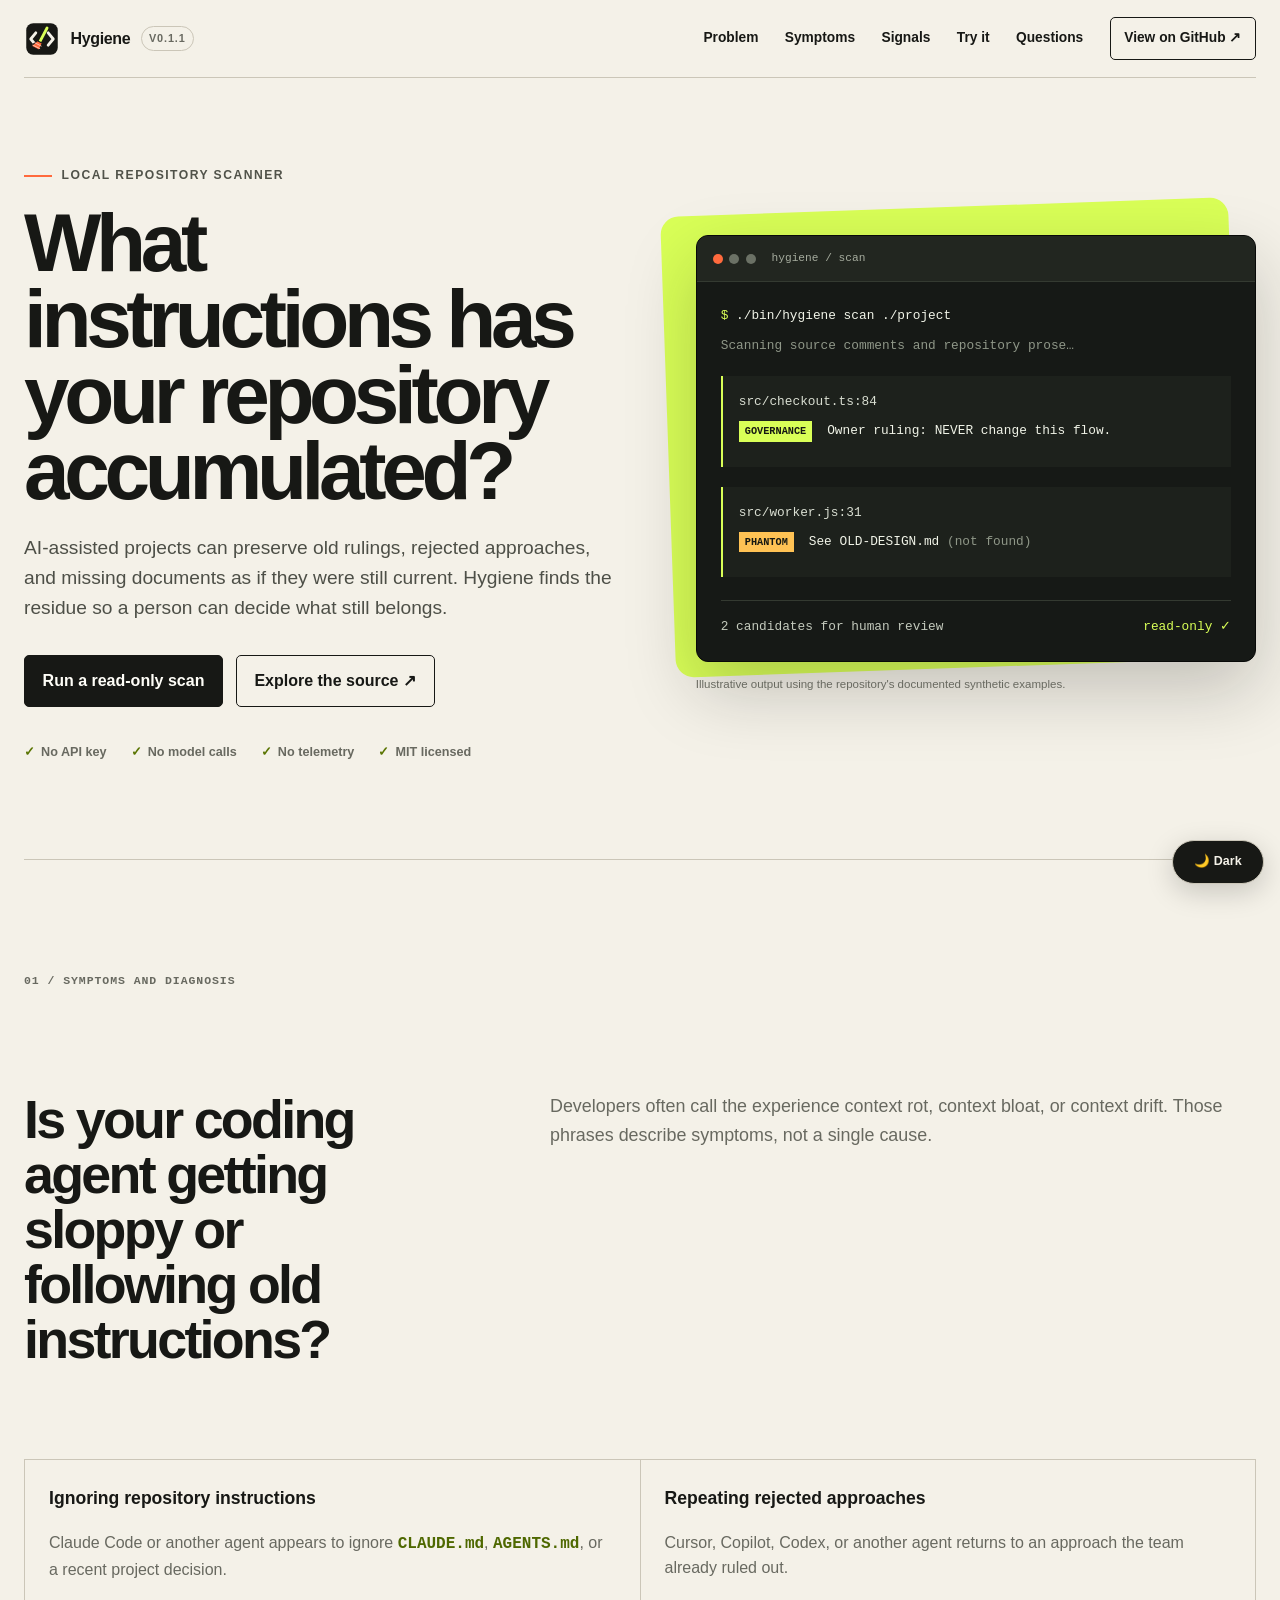
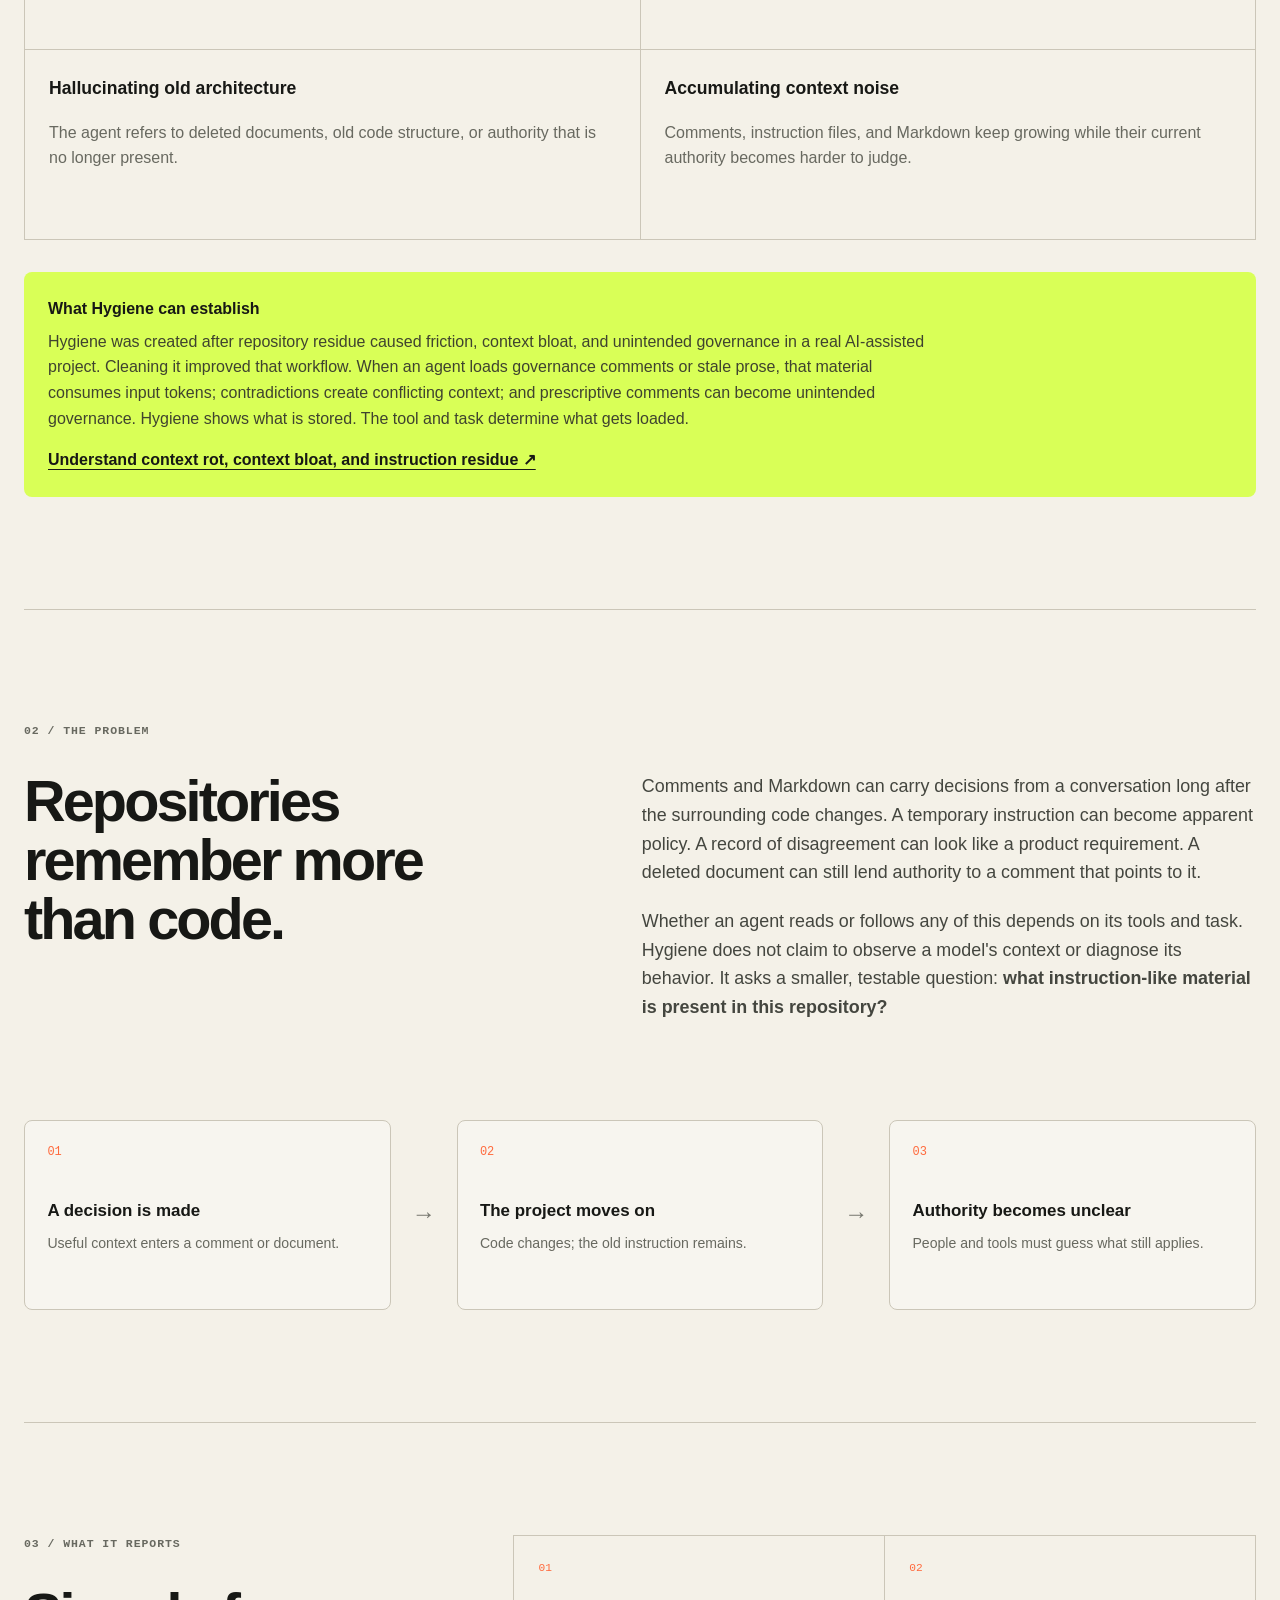
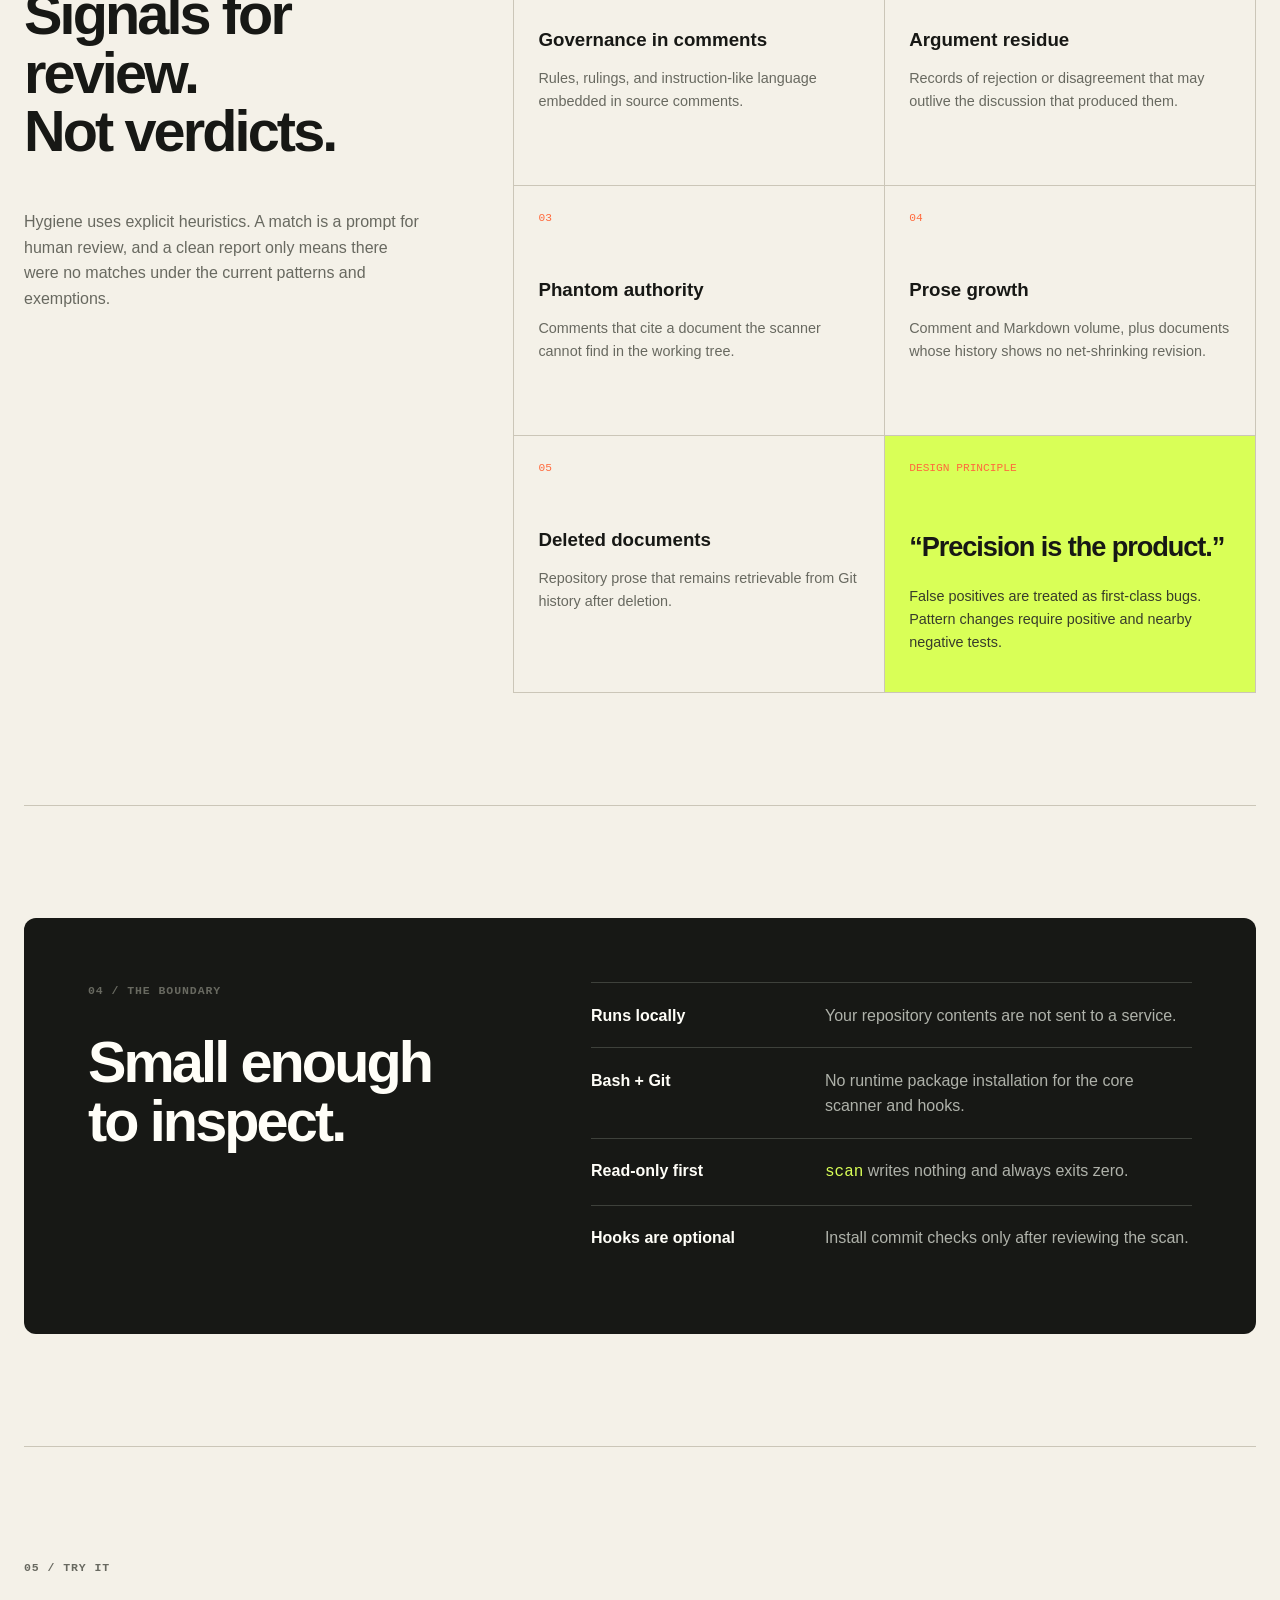
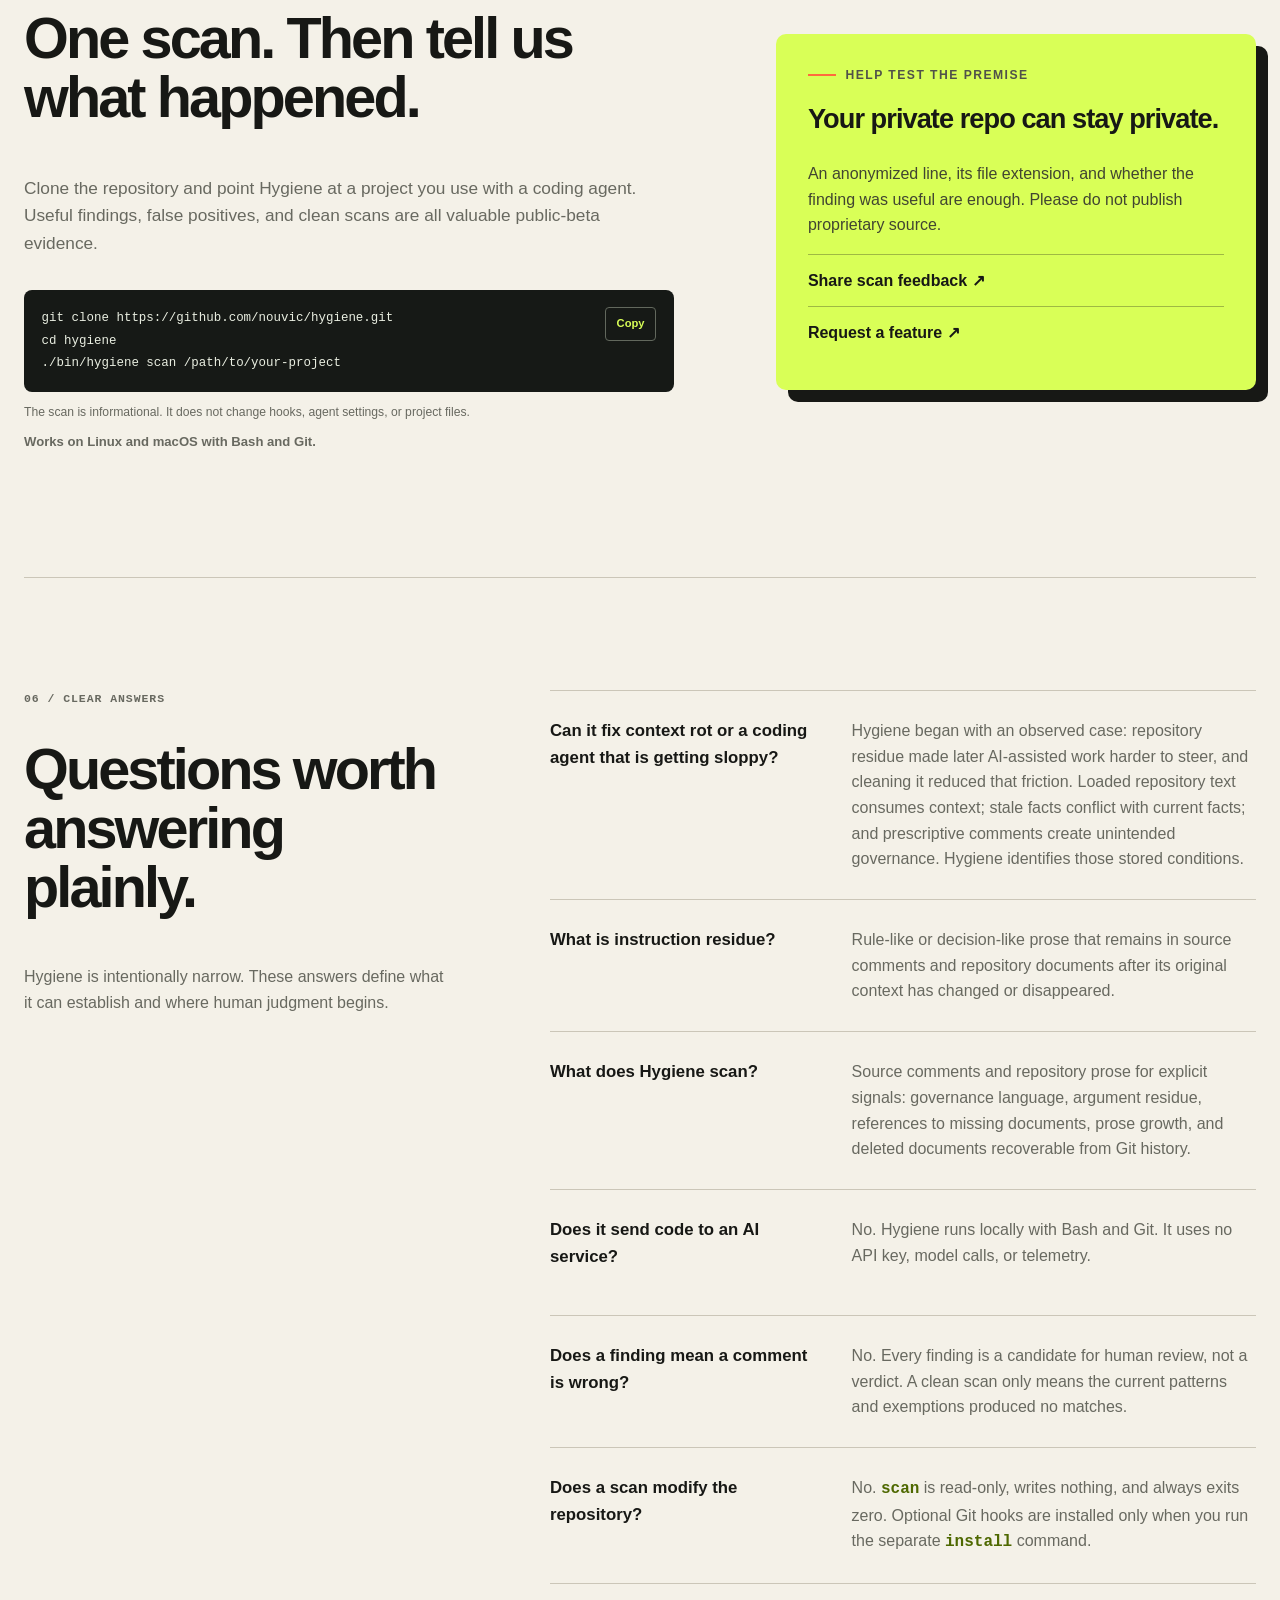
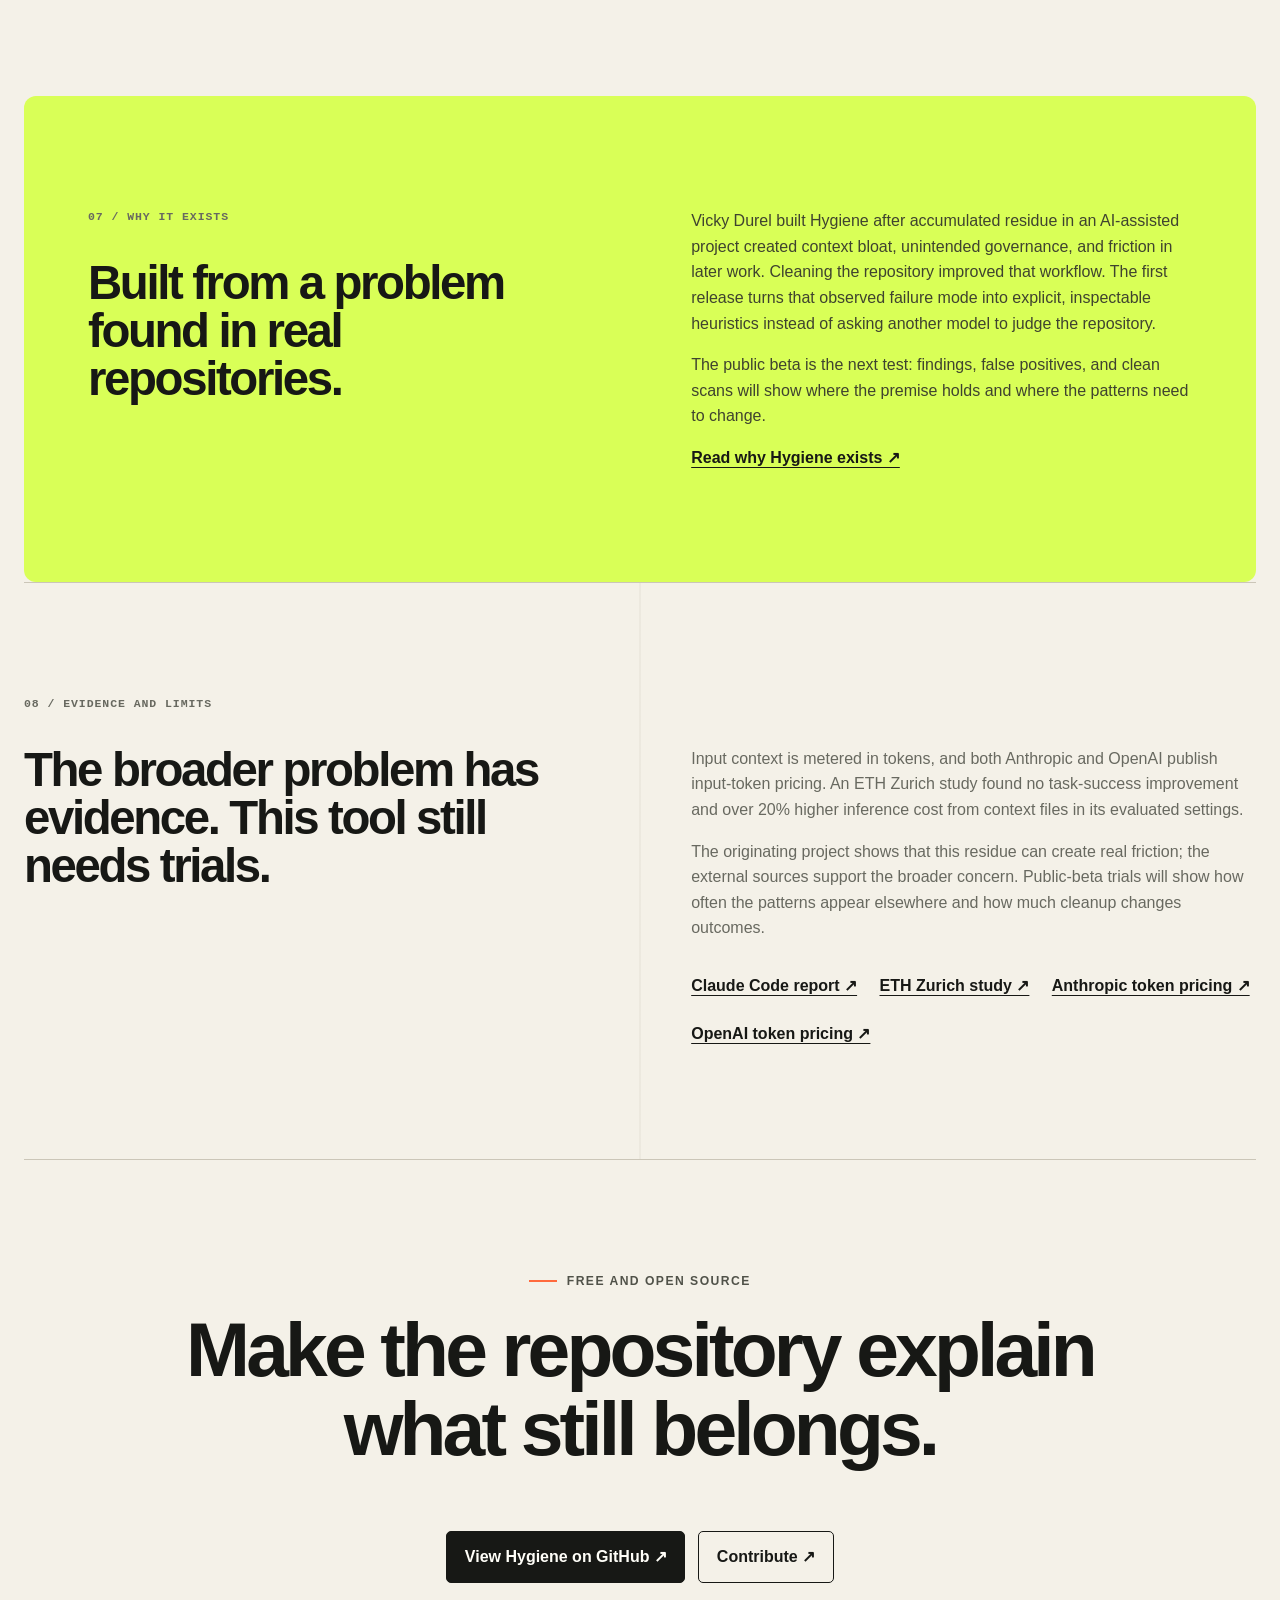
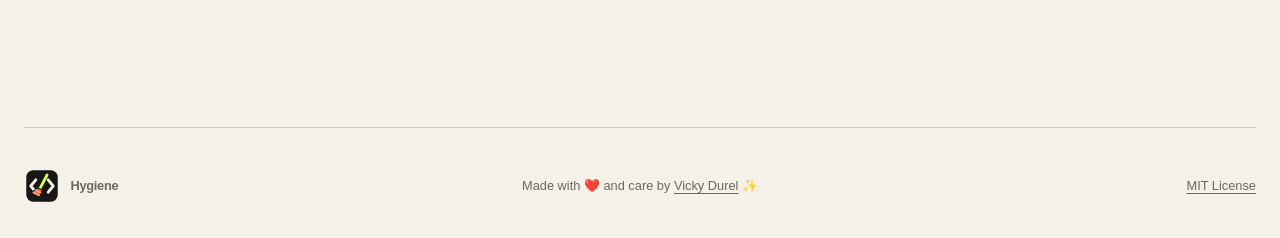
<file: index.html>
<!doctype html>
<html lang="en">
<head>
  <meta charset="utf-8">
  <meta name="viewport" content="width=device-width, initial-scale=1">
  <title>Hygiene: Find Stale Instructions in AI-Assisted Repositories</title>
  <meta name="description" content="Check whether stale repository instructions, missing documents, or growing prose may be contributing to AI coding context bloat or context rot.">
  <meta name="author" content="Vicky Durel">
  <meta name="robots" content="index, follow, max-image-preview:large, max-snippet:-1, max-video-preview:-1">
  <meta name="theme-color" content="#171815">
  <meta name="color-scheme" content="light dark">
  <script>
    try {
      const savedTheme = localStorage.getItem('hygiene-theme');
      const preferredTheme = matchMedia('(prefers-color-scheme: dark)').matches ? 'dark' : 'light';
      document.documentElement.dataset.theme = savedTheme || preferredTheme;
    } catch (_) {}
  </script>
  <meta property="og:title" content="Hygiene: Find Stale Instructions in AI-Assisted Repositories">
  <meta property="og:description" content="A free, local scanner for instruction residue in source comments and repository prose. No API keys, model calls, or telemetry.">
  <meta property="og:type" content="website">
  <meta property="og:url" content="https://nouvic.github.io/hygiene/">
  <meta property="og:site_name" content="Hygiene">
  <meta property="og:locale" content="en_US">
  <meta property="og:image" content="https://nouvic.github.io/hygiene/og-image.png">
  <meta property="og:image:secure_url" content="https://nouvic.github.io/hygiene/og-image.png">
  <meta property="og:image:type" content="image/png">
  <meta property="og:image:width" content="1200">
  <meta property="og:image:height" content="630">
  <meta property="og:image:alt" content="Hygiene — Find stale instructions and argument residue in AI-assisted repositories">
  <meta name="twitter:card" content="summary_large_image">
  <meta name="twitter:creator" content="@vicky_durel">
  <meta name="twitter:title" content="Hygiene: Find Stale Instructions in AI-Assisted Repositories">
  <meta name="twitter:description" content="A free, local scanner for instruction residue in source comments and repository prose.">
  <meta name="twitter:image" content="https://nouvic.github.io/hygiene/og-image.png">
  <meta name="twitter:image:alt" content="Hygiene — Find stale instructions and argument residue in AI-assisted repositories">
  <link rel="canonical" href="https://nouvic.github.io/hygiene/">
  <link rel="icon" href="favicon.svg" type="image/svg+xml">
  <link rel="icon" href="favicon-32.png" sizes="32x32" type="image/png">
  <link rel="apple-touch-icon" href="apple-touch-icon.png">
  <link rel="manifest" href="manifest.webmanifest">
  <link rel="stylesheet" href="styles.css">
  <script type="application/ld+json">
  {
    "@context": "https://schema.org",
    "@graph": [{
    "@type": "SoftwareApplication",
    "@id": "https://nouvic.github.io/hygiene/#software",
    "name": "Hygiene",
    "url": "https://nouvic.github.io/hygiene/",
    "downloadUrl": "https://github.com/nouvic/hygiene",
    "codeRepository": "https://github.com/nouvic/hygiene",
    "description": "A local scanner for stale instructions and argument residue in AI-assisted repositories.",
    "applicationCategory": "DeveloperApplication",
    "softwareVersion": "0.1.1",
    "programmingLanguage": "Shell",
    "operatingSystem": "Linux, macOS",
    "softwareRequirements": "Bash and Git",
    "license": "https://opensource.org/licenses/MIT",
    "isAccessibleForFree": true,
    "offers": {
      "@type": "Offer",
      "price": "0",
      "priceCurrency": "USD"
    },
    "author": {
      "@type": "Person",
      "name": "Vicky Durel",
      "url": "https://vickydurel.me/",
      "sameAs": [
        "https://github.com/nouvic",
        "https://x.com/vicky_durel",
        "https://www.linkedin.com/in/vicky-durel/"
      ]
    }
    }, {
      "@type": "FAQPage",
      "@id": "https://nouvic.github.io/hygiene/#faq",
      "mainEntity": [{
        "@type": "Question",
        "name": "What is instruction residue in a repository?",
        "acceptedAnswer": {
          "@type": "Answer",
          "text": "Instruction residue is rule-like or decision-like prose that remains in source comments and repository documents after its original context has changed or disappeared."
        }
      }, {
        "@type": "Question",
        "name": "Can Hygiene fix context rot or an AI coding agent that is getting sloppy?",
        "acceptedAnswer": {
          "@type": "Answer",
          "text": "Hygiene was created after repository residue caused friction, context bloat, and unintended governance in a real AI-assisted project. When an agent loads governance comments or stale prose, that material consumes input tokens; contradictions create conflicting context; and prescriptive comments can become unintended governance."
        }
      }, {
        "@type": "Question",
        "name": "What does Hygiene scan?",
        "acceptedAnswer": {
          "@type": "Answer",
          "text": "Hygiene scans source comments and repository prose for explicit signals such as governance language, argument residue, references to missing documents, prose growth, and deleted documents recoverable from Git history."
        }
      }, {
        "@type": "Question",
        "name": "Does Hygiene send code to an AI service?",
        "acceptedAnswer": {
          "@type": "Answer",
          "text": "No. Hygiene runs locally with Bash and Git. It uses no API key, model calls, or telemetry."
        }
      }, {
        "@type": "Question",
        "name": "Does a Hygiene finding mean a comment is wrong?",
        "acceptedAnswer": {
          "@type": "Answer",
          "text": "No. Every finding is a candidate for human review, not a verdict. A clean scan only means the current patterns and exemptions produced no matches."
        }
      }, {
        "@type": "Question",
        "name": "Does a Hygiene scan modify the repository?",
        "acceptedAnswer": {
          "@type": "Answer",
          "text": "No. The scan command is read-only, writes nothing, and always exits zero. Optional Git hooks are installed only when the user runs the separate install command."
        }
      }]
    }]
  }
  </script>
</head>
<body>
  <a class="skip-link" href="#main">Skip to content</a>
  <header class="site-header">
    <a class="brand" href="#top" aria-label="Hygiene home">
      <img class="brand-mark" src="logo.svg" width="36" height="36" alt="">
      <span>Hygiene</span>
      <span class="version-badge">v0.1.1</span>
    </a>
    <nav aria-label="Primary navigation">
      <a href="#problem">Problem</a>
      <a href="#symptoms">Symptoms</a>
      <a href="#signals">Signals</a>
      <a href="#try-it">Try it</a>
      <a href="#questions">Questions</a>
      <a class="nav-cta" href="https://github.com/nouvic/hygiene">View on GitHub ↗</a>
    </nav>
  </header>

  <main id="main">
    <section class="hero" id="top">
      <div class="hero-copy">
        <p class="eyebrow"><span></span> Local repository scanner</p>
        <h1>What instructions has your repository accumulated?</h1>
        <p class="lede">AI-assisted projects can preserve old rulings, rejected approaches, and missing documents as if they were still current. Hygiene finds the residue so a person can decide what still belongs.</p>
        <div class="hero-actions">
          <a class="button primary" href="#try-it">Run a read-only scan</a>
          <a class="button secondary" href="https://github.com/nouvic/hygiene">Explore the source ↗</a>
        </div>
        <ul class="trust-row" aria-label="Project properties">
          <li>No API key</li>
          <li>No model calls</li>
          <li>No telemetry</li>
          <li>MIT licensed</li>
        </ul>
      </div>

      <div class="terminal-wrap" aria-label="Example Hygiene scan output">
        <div class="terminal">
          <div class="terminal-bar">
            <span></span><span></span><span></span>
            <p>hygiene / scan</p>
          </div>
          <div class="terminal-body">
            <p><span class="prompt">$</span> ./bin/hygiene scan ./project</p>
            <p class="muted">Scanning source comments and repository prose…</p>
            <div class="finding">
              <p><span class="line">src/checkout.ts:84</span></p>
              <p><span class="tag">GOVERNANCE</span> Owner ruling: NEVER change this flow.</p>
            </div>
            <div class="finding">
              <p><span class="line">src/worker.js:31</span></p>
              <p><span class="tag warn">PHANTOM</span> See OLD-DESIGN.md <span class="muted">(not found)</span></p>
            </div>
            <div class="scan-end">
              <span>2 candidates for human review</span>
              <span class="ok">read-only ✓</span>
            </div>
          </div>
        </div>
        <p class="caption">Illustrative output using the repository's documented synthetic examples.</p>
      </div>
    </section>

    <section class="symptoms section" id="symptoms">
      <div class="symptoms-intro">
        <div class="section-label">01 / Symptoms and diagnosis</div>
        <h2>Is your coding agent getting sloppy or following old instructions?</h2>
        <p>Developers often call the experience context rot, context bloat, or context drift. Those phrases describe symptoms, not a single cause.</p>
      </div>
      <div class="symptom-grid">
        <article><h3>Ignoring repository instructions</h3><p>Claude Code or another agent appears to ignore <code>CLAUDE.md</code>, <code>AGENTS.md</code>, or a recent project decision.</p></article>
        <article><h3>Repeating rejected approaches</h3><p>Cursor, Copilot, Codex, or another agent returns to an approach the team already ruled out.</p></article>
        <article><h3>Hallucinating old architecture</h3><p>The agent refers to deleted documents, old code structure, or authority that is no longer present.</p></article>
        <article><h3>Accumulating context noise</h3><p>Comments, instruction files, and Markdown keep growing while their current authority becomes harder to judge.</p></article>
      </div>
      <div class="diagnostic-boundary">
        <strong>What Hygiene can establish</strong>
        <p>Hygiene was created after repository residue caused friction, context bloat, and unintended governance in a real AI-assisted project. Cleaning it improved that workflow. When an agent loads governance comments or stale prose, that material consumes input tokens; contradictions create conflicting context; and prescriptive comments can become unintended governance. Hygiene shows what is stored. The tool and task determine what gets loaded.</p>
        <a href="guides/context-rot-and-instruction-residue/">Understand context rot, context bloat, and instruction residue ↗</a>
      </div>
    </section>

    <section class="problem section" id="problem">
      <div class="section-label">02 / The problem</div>
      <div class="problem-grid">
        <div>
          <h2>Repositories remember more than code.</h2>
        </div>
        <div class="body-copy">
          <p>Comments and Markdown can carry decisions from a conversation long after the surrounding code changes. A temporary instruction can become apparent policy. A record of disagreement can look like a product requirement. A deleted document can still lend authority to a comment that points to it.</p>
          <p>Whether an agent reads or follows any of this depends on its tools and task. Hygiene does not claim to observe a model's context or diagnose its behavior. It asks a smaller, testable question: <strong>what instruction-like material is present in this repository?</strong></p>
        </div>
      </div>
      <div class="residue-flow" aria-label="How instruction residue accumulates">
        <div><span>01</span><strong>A decision is made</strong><p>Useful context enters a comment or document.</p></div>
        <div class="flow-arrow" aria-hidden="true">→</div>
        <div><span>02</span><strong>The project moves on</strong><p>Code changes; the old instruction remains.</p></div>
        <div class="flow-arrow" aria-hidden="true">→</div>
        <div><span>03</span><strong>Authority becomes unclear</strong><p>People and tools must guess what still applies.</p></div>
      </div>
    </section>

    <section class="signals section" id="signals">
      <div class="section-heading">
        <div class="section-label">03 / What it reports</div>
        <h2>Signals for review.<br>Not verdicts.</h2>
        <p>Hygiene uses explicit heuristics. A match is a prompt for human review, and a clean report only means there were no matches under the current patterns and exemptions.</p>
      </div>
      <div class="signal-grid">
        <article>
          <span class="signal-no">01</span>
          <h3>Governance in comments</h3>
          <p>Rules, rulings, and instruction-like language embedded in source comments.</p>
        </article>
        <article>
          <span class="signal-no">02</span>
          <h3>Argument residue</h3>
          <p>Records of rejection or disagreement that may outlive the discussion that produced them.</p>
        </article>
        <article>
          <span class="signal-no">03</span>
          <h3>Phantom authority</h3>
          <p>Comments that cite a document the scanner cannot find in the working tree.</p>
        </article>
        <article>
          <span class="signal-no">04</span>
          <h3>Prose growth</h3>
          <p>Comment and Markdown volume, plus documents whose history shows no net-shrinking revision.</p>
        </article>
        <article>
          <span class="signal-no">05</span>
          <h3>Deleted documents</h3>
          <p>Repository prose that remains retrievable from Git history after deletion.</p>
        </article>
        <article class="principle">
          <span class="signal-no">Design principle</span>
          <blockquote>“Precision is the product.”</blockquote>
          <p>False positives are treated as first-class bugs. Pattern changes require positive and nearby negative tests.</p>
        </article>
      </div>
    </section>

    <section class="boundary section">
      <div class="boundary-card">
        <div>
          <div class="section-label">04 / The boundary</div>
          <h2>Small enough to inspect.</h2>
        </div>
        <div class="boundary-list">
          <div><span>Runs locally</span><p>Your repository contents are not sent to a service.</p></div>
          <div><span>Bash + Git</span><p>No runtime package installation for the core scanner and hooks.</p></div>
          <div><span>Read-only first</span><p><code>scan</code> writes nothing and always exits zero.</p></div>
          <div><span>Hooks are optional</span><p>Install commit checks only after reviewing the scan.</p></div>
        </div>
      </div>
    </section>

    <section class="try section" id="try-it">
      <div class="try-copy">
        <div class="section-label">05 / Try it</div>
        <h2>One scan. Then tell us what happened.</h2>
        <p>Clone the repository and point Hygiene at a project you use with a coding agent. Useful findings, false positives, and clean scans are all valuable public-beta evidence.</p>
        <div class="command" role="group" aria-label="Clone and scan commands">
          <code id="install-command">git clone https://github.com/nouvic/hygiene.git<br>cd hygiene<br>./bin/hygiene scan /path/to/your-project</code>
          <button type="button" data-copy="git clone https://github.com/nouvic/hygiene.git\ncd hygiene\n./bin/hygiene scan /path/to/your-project">Copy</button>
        </div>
        <p class="fine-print">The scan is informational. It does not change hooks, agent settings, or project files.</p>
        <p class="compatibility">Works on Linux and macOS with Bash and Git.</p>
      </div>
      <aside class="feedback-card">
        <p class="eyebrow"><span></span> Help test the premise</p>
        <h3>Your private repo can stay private.</h3>
        <p>An anonymized line, its file extension, and whether the finding was useful are enough. Please do not publish proprietary source.</p>
        <a href="https://github.com/nouvic/hygiene/issues/new?template=scan-feedback.md">Share scan feedback ↗</a>
        <a href="https://github.com/nouvic/hygiene/issues/new?template=feature-request.md">Request a feature ↗</a>
      </aside>
    </section>

    <section class="faq section" id="questions">
      <div class="faq-intro">
        <div class="section-label">06 / Clear answers</div>
        <h2>Questions worth answering plainly.</h2>
        <p>Hygiene is intentionally narrow. These answers define what it can establish and where human judgment begins.</p>
      </div>
      <div class="faq-list">
        <article>
          <h3>Can it fix context rot or a coding agent that is getting sloppy?</h3>
          <p>Hygiene began with an observed case: repository residue made later AI-assisted work harder to steer, and cleaning it reduced that friction. Loaded repository text consumes context; stale facts conflict with current facts; and prescriptive comments create unintended governance. Hygiene identifies those stored conditions.</p>
        </article>
        <article>
          <h3>What is instruction residue?</h3>
          <p>Rule-like or decision-like prose that remains in source comments and repository documents after its original context has changed or disappeared.</p>
        </article>
        <article>
          <h3>What does Hygiene scan?</h3>
          <p>Source comments and repository prose for explicit signals: governance language, argument residue, references to missing documents, prose growth, and deleted documents recoverable from Git history.</p>
        </article>
        <article>
          <h3>Does it send code to an AI service?</h3>
          <p>No. Hygiene runs locally with Bash and Git. It uses no API key, model calls, or telemetry.</p>
        </article>
        <article>
          <h3>Does a finding mean a comment is wrong?</h3>
          <p>No. Every finding is a candidate for human review, not a verdict. A clean scan only means the current patterns and exemptions produced no matches.</p>
        </article>
        <article>
          <h3>Does a scan modify the repository?</h3>
          <p>No. <code>scan</code> is read-only, writes nothing, and always exits zero. Optional Git hooks are installed only when you run the separate <code>install</code> command.</p>
        </article>
      </div>
    </section>

    <section class="origin section" aria-labelledby="origin-title">
      <div>
        <div class="section-label">07 / Why it exists</div>
        <h2 id="origin-title">Built from a problem found in real repositories.</h2>
      </div>
      <div class="origin-copy">
        <p>Vicky Durel built Hygiene after accumulated residue in an AI-assisted project created context bloat, unintended governance, and friction in later work. Cleaning the repository improved that workflow. The first release turns that observed failure mode into explicit, inspectable heuristics instead of asking another model to judge the repository.</p>
        <p>The public beta is the next test: findings, false positives, and clean scans will show where the premise holds and where the patterns need to change.</p>
        <a href="https://github.com/nouvic/hygiene#why-this-exists">Read why Hygiene exists ↗</a>
      </div>
    </section>

    <section class="evidence section">
      <div class="section-label">08 / Evidence and limits</div>
      <div class="evidence-grid">
        <h2>The broader problem has evidence. This tool still needs trials.</h2>
        <div>
          <p>Input context is metered in tokens, and both Anthropic and OpenAI publish input-token pricing. An ETH Zurich study found no task-success improvement and over 20% higher inference cost from context files in its evaluated settings.</p>
          <p>The originating project shows that this residue can create real friction; the external sources support the broader concern. Public-beta trials will show how often the patterns appear elsewhere and how much cleanup changes outcomes.</p>
          <div class="source-links">
            <a href="https://github.com/anthropics/claude-code/issues/34776">Claude Code report ↗</a>
            <a href="https://www.sri.inf.ethz.ch/publications/gloaguen2026agentsmd">ETH Zurich study ↗</a>
            <a href="https://docs.anthropic.com/en/docs/about-claude/pricing">Anthropic token pricing ↗</a>
            <a href="https://platform.openai.com/pricing">OpenAI token pricing ↗</a>
          </div>
        </div>
      </div>
    </section>

    <section class="closing section">
      <p class="eyebrow"><span></span> Free and open source</p>
      <h2>Make the repository explain<br>what still belongs.</h2>
      <div class="hero-actions">
        <a class="button primary" href="https://github.com/nouvic/hygiene">View Hygiene on GitHub ↗</a>
        <a class="button secondary" href="https://github.com/nouvic/hygiene/blob/main/CONTRIBUTING.md">Contribute ↗</a>
      </div>
    </section>
  </main>

  <footer>
    <a class="brand" href="#top"><img class="brand-mark" src="logo.svg" width="36" height="36" alt=""><span>Hygiene</span></a>
    <p>Made with ❤️ and care by <a href="https://github.com/nouvic">Vicky Durel</a> ✨</p>
    <p><a href="https://github.com/nouvic/hygiene/blob/main/LICENSE">MIT License</a></p>
  </footer>
  <script src="script.js"></script>
</body>
</html>
</file>
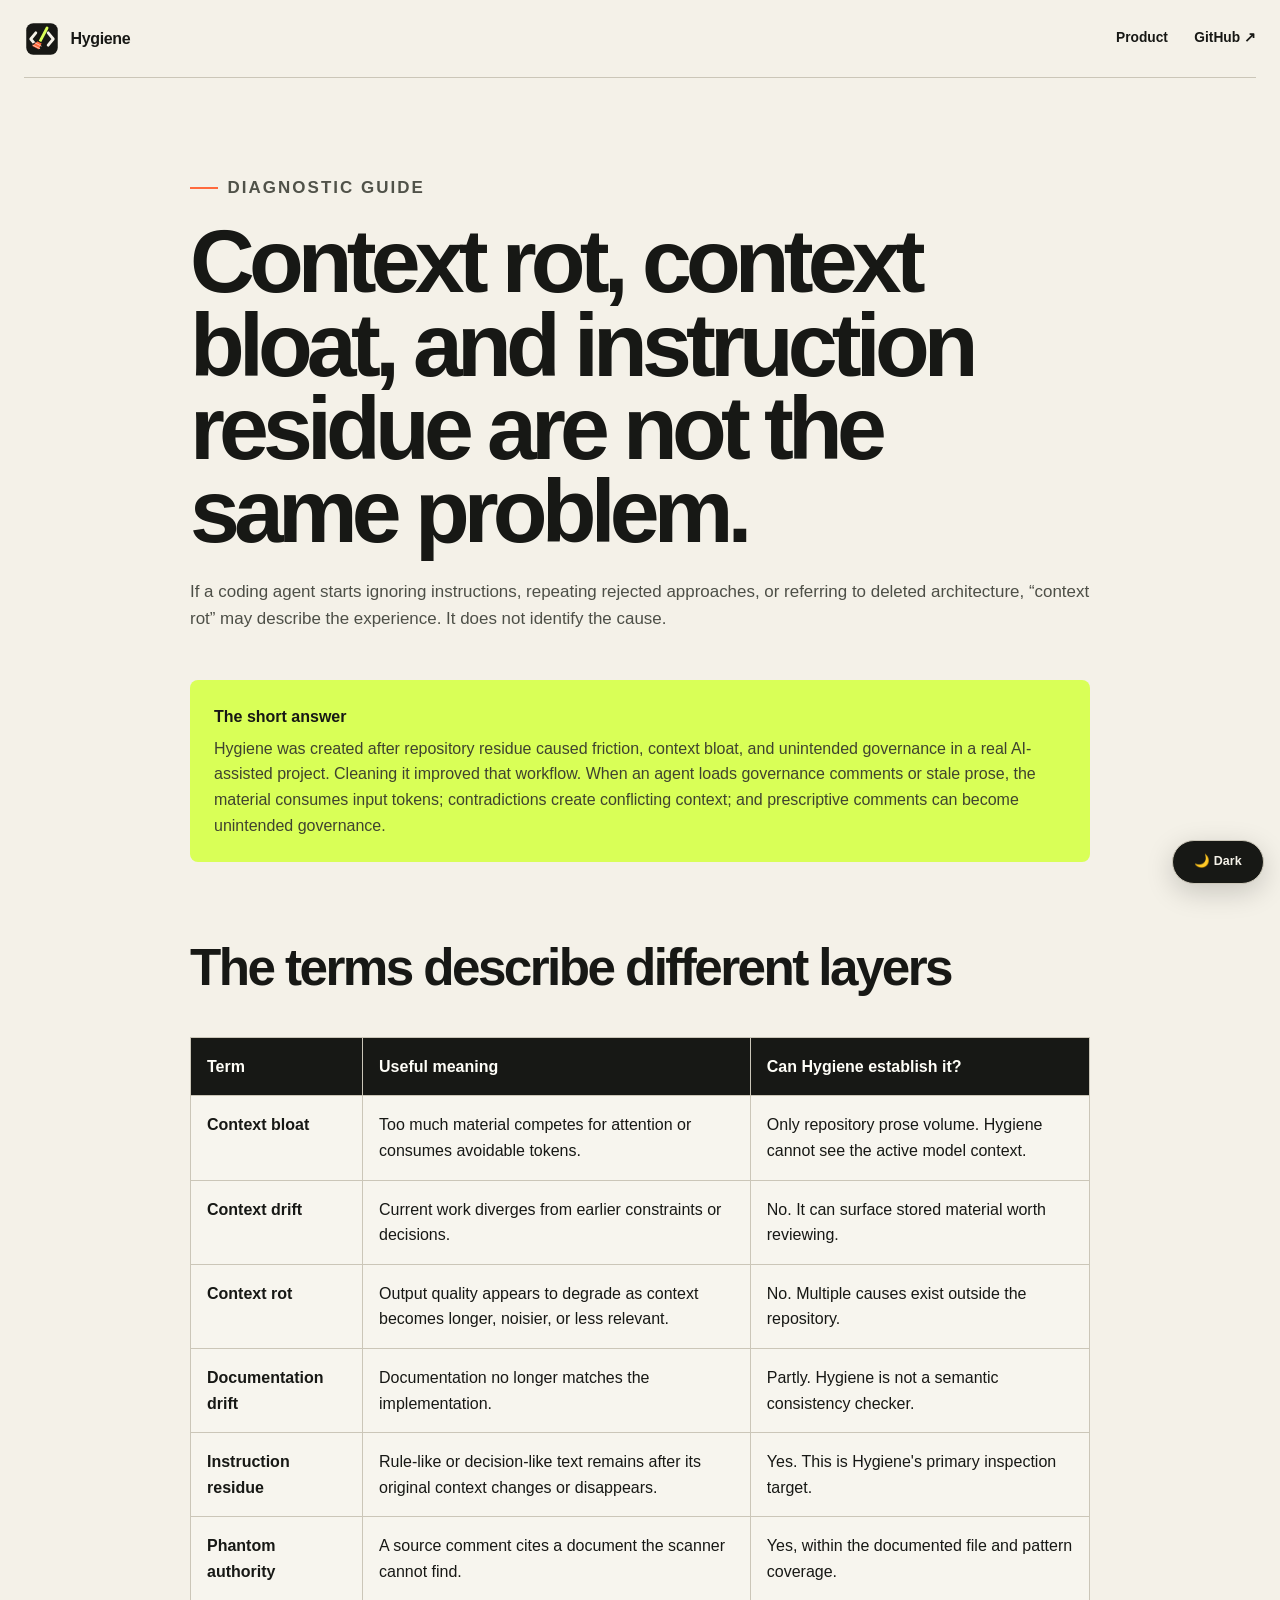
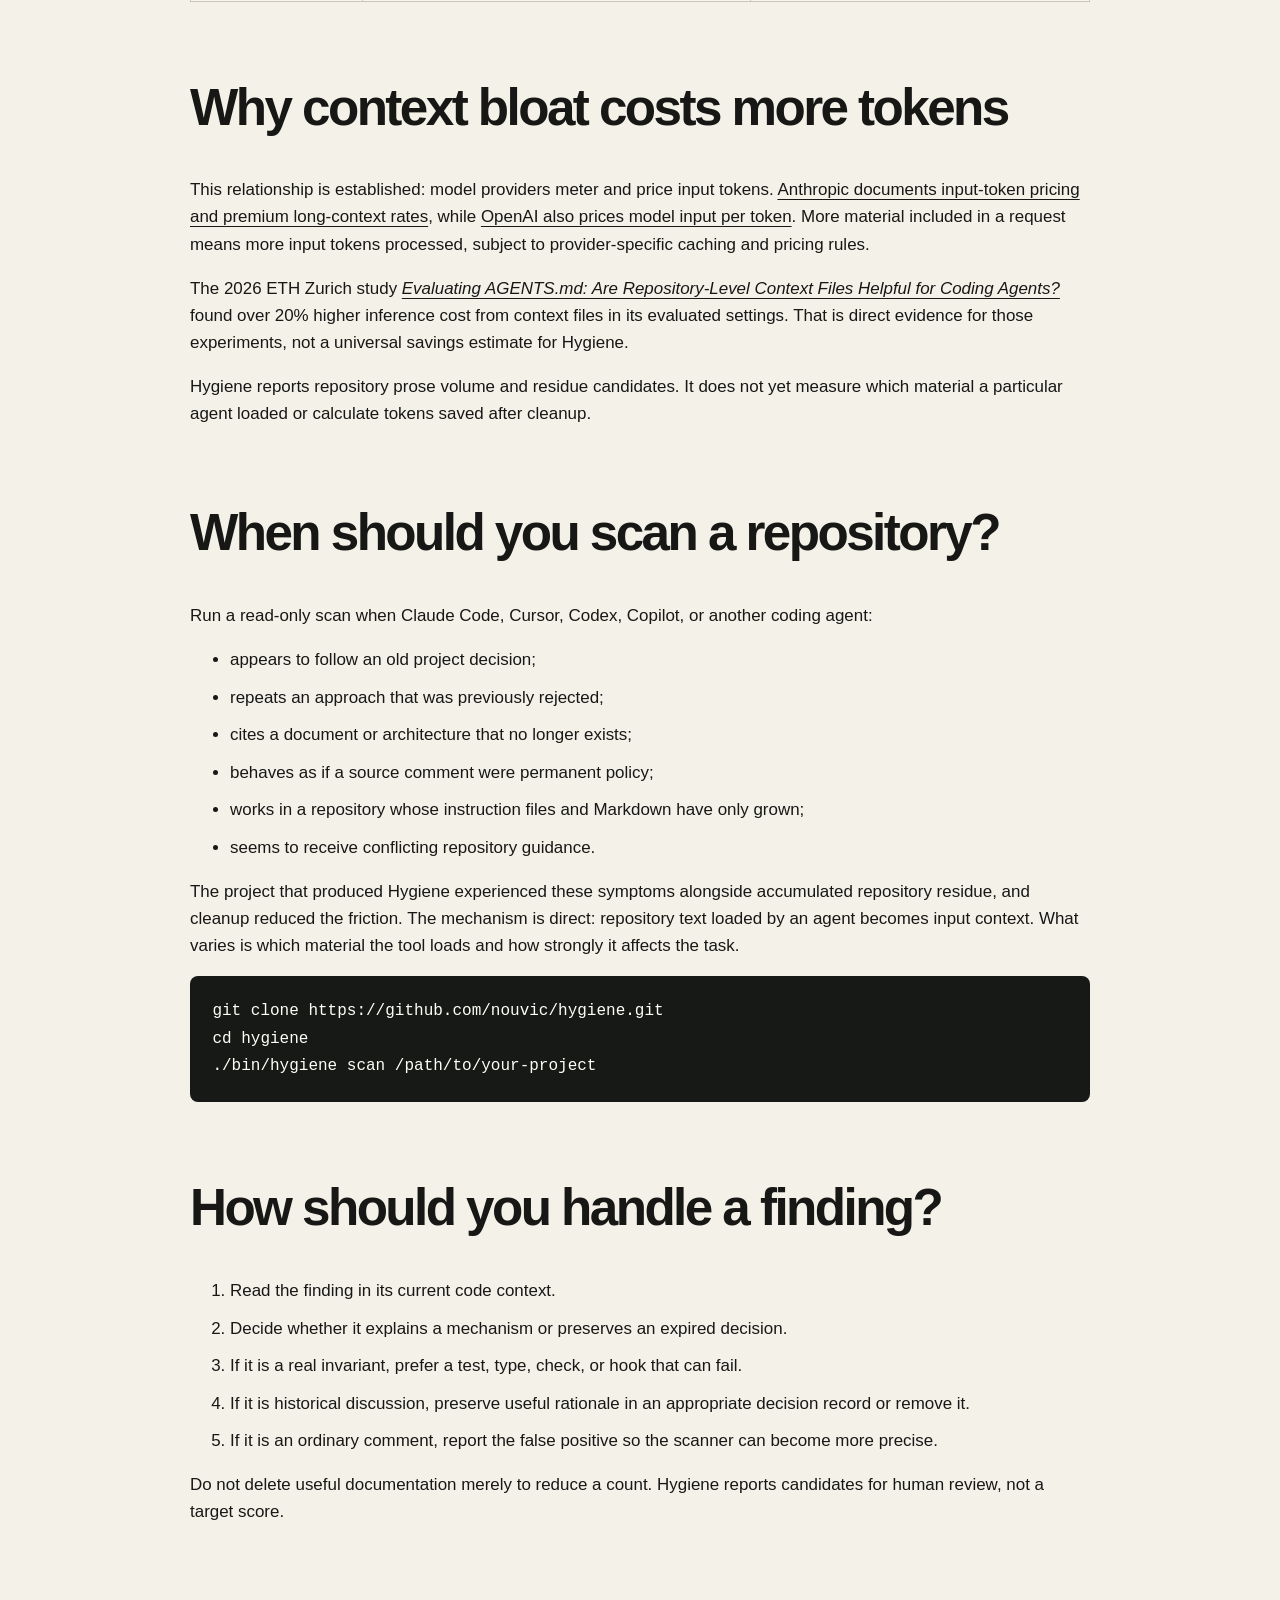
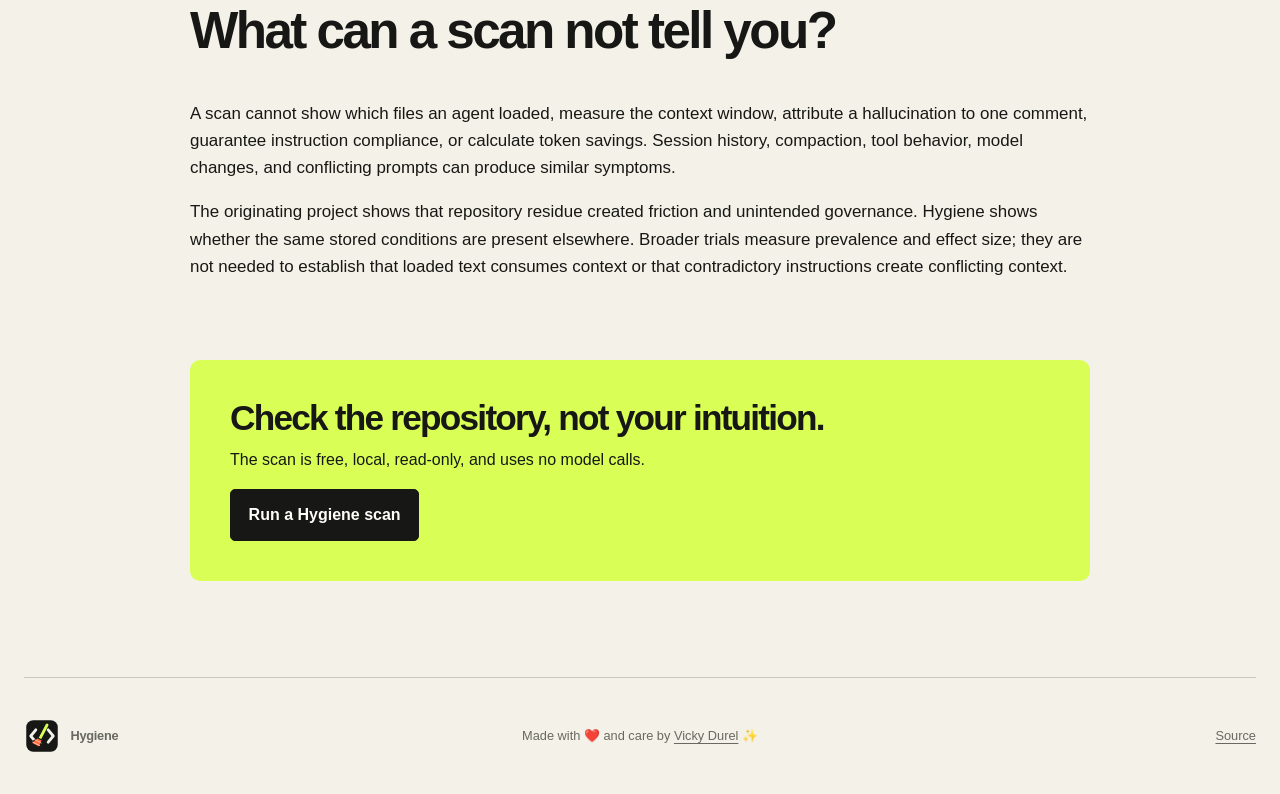
<file: guides/context-rot-and-instruction-residue/index.html>
<!doctype html>
<html lang="en">
<head>
  <meta charset="utf-8">
  <meta name="viewport" content="width=device-width, initial-scale=1">
  <title>Context Rot vs Context Bloat vs Instruction Residue | Hygiene</title>
  <meta name="description" content="Learn why an AI coding agent may follow old instructions, how context rot differs from repository instruction residue, and what Hygiene can actually diagnose.">
  <meta name="author" content="Vicky Durel">
  <meta name="robots" content="index, follow, max-image-preview:large, max-snippet:-1">
  <meta name="theme-color" content="#171815">
  <meta name="color-scheme" content="light dark">
  <script>
    try {
      const savedTheme = localStorage.getItem('hygiene-theme');
      const preferredTheme = matchMedia('(prefers-color-scheme: dark)').matches ? 'dark' : 'light';
      document.documentElement.dataset.theme = savedTheme || preferredTheme;
    } catch (_) {}
  </script>
  <link rel="canonical" href="https://nouvic.github.io/hygiene/guides/context-rot-and-instruction-residue/">
  <link rel="icon" href="../../favicon.svg" type="image/svg+xml">
  <link rel="stylesheet" href="../../styles.css">
  <meta property="og:title" content="Context Rot vs Context Bloat vs Instruction Residue">
  <meta property="og:description" content="A precise diagnostic guide for AI coding agents that ignore instructions, repeat rejected approaches, or refer to deleted architecture.">
  <meta property="og:type" content="article">
  <meta property="og:url" content="https://nouvic.github.io/hygiene/guides/context-rot-and-instruction-residue/">
  <meta property="og:image" content="https://nouvic.github.io/hygiene/og-image.png">
  <script type="application/ld+json">
  {
    "@context": "https://schema.org",
    "@type": "TechArticle",
    "headline": "Context Rot vs Context Bloat vs Instruction Residue",
    "description": "A diagnostic guide for distinguishing active-context problems from stale instructions stored in an AI-assisted repository.",
    "datePublished": "2026-09-29",
    "dateModified": "2026-09-29",
    "author": {"@type": "Person", "name": "Vicky Durel", "url": "https://vickydurel.me/"},
    "publisher": {"@type": "Person", "name": "Vicky Durel"},
    "mainEntityOfPage": "https://nouvic.github.io/hygiene/guides/context-rot-and-instruction-residue/"
  }
  </script>
</head>
<body>
  <a class="skip-link" href="#main">Skip to content</a>
  <header class="site-header">
    <a class="brand" href="../../"><img class="brand-mark" src="../../logo.svg" width="36" height="36" alt=""><span>Hygiene</span></a>
    <nav aria-label="Guide navigation"><a href="../../">Product</a><a href="https://github.com/nouvic/hygiene">GitHub ↗</a></nav>
  </header>
  <main class="guide" id="main">
    <article>
      <p class="eyebrow"><span></span> Diagnostic guide</p>
      <h1>Context rot, context bloat, and instruction residue are not the same problem.</h1>
      <p class="guide-lede">If a coding agent starts ignoring instructions, repeating rejected approaches, or referring to deleted architecture, “context rot” may describe the experience. It does not identify the cause.</p>

      <div class="answer-box"><strong>The short answer</strong><p>Hygiene was created after repository residue caused friction, context bloat, and unintended governance in a real AI-assisted project. Cleaning it improved that workflow. When an agent loads governance comments or stale prose, the material consumes input tokens; contradictions create conflicting context; and prescriptive comments can become unintended governance.</p></div>

      <h2>The terms describe different layers</h2>
      <div class="guide-table" role="region" aria-label="Context terminology comparison" tabindex="0">
        <table>
          <thead><tr><th>Term</th><th>Useful meaning</th><th>Can Hygiene establish it?</th></tr></thead>
          <tbody>
            <tr><th>Context bloat</th><td>Too much material competes for attention or consumes avoidable tokens.</td><td>Only repository prose volume. Hygiene cannot see the active model context.</td></tr>
            <tr><th>Context drift</th><td>Current work diverges from earlier constraints or decisions.</td><td>No. It can surface stored material worth reviewing.</td></tr>
            <tr><th>Context rot</th><td>Output quality appears to degrade as context becomes longer, noisier, or less relevant.</td><td>No. Multiple causes exist outside the repository.</td></tr>
            <tr><th>Documentation drift</th><td>Documentation no longer matches the implementation.</td><td>Partly. Hygiene is not a semantic consistency checker.</td></tr>
            <tr><th>Instruction residue</th><td>Rule-like or decision-like text remains after its original context changes or disappears.</td><td>Yes. This is Hygiene's primary inspection target.</td></tr>
            <tr><th>Phantom authority</th><td>A source comment cites a document the scanner cannot find.</td><td>Yes, within the documented file and pattern coverage.</td></tr>
          </tbody>
        </table>
      </div>

      <h2>Why context bloat costs more tokens</h2>
      <p>This relationship is established: model providers meter and price input tokens. <a href="https://docs.anthropic.com/en/docs/about-claude/pricing">Anthropic documents input-token pricing and premium long-context rates</a>, while <a href="https://platform.openai.com/pricing">OpenAI also prices model input per token</a>. More material included in a request means more input tokens processed, subject to provider-specific caching and pricing rules.</p>
      <p>The 2026 ETH Zurich study <a href="https://arxiv.org/abs/2602.11988"><cite>Evaluating AGENTS.md: Are Repository-Level Context Files Helpful for Coding Agents?</cite></a> found over 20% higher inference cost from context files in its evaluated settings. That is direct evidence for those experiments, not a universal savings estimate for Hygiene.</p>
      <p>Hygiene reports repository prose volume and residue candidates. It does not yet measure which material a particular agent loaded or calculate tokens saved after cleanup.</p>

      <h2>When should you scan a repository?</h2>
      <p>Run a read-only scan when Claude Code, Cursor, Codex, Copilot, or another coding agent:</p>
      <ul>
        <li>appears to follow an old project decision;</li>
        <li>repeats an approach that was previously rejected;</li>
        <li>cites a document or architecture that no longer exists;</li>
        <li>behaves as if a source comment were permanent policy;</li>
        <li>works in a repository whose instruction files and Markdown have only grown;</li>
        <li>seems to receive conflicting repository guidance.</li>
      </ul>
      <p>The project that produced Hygiene experienced these symptoms alongside accumulated repository residue, and cleanup reduced the friction. The mechanism is direct: repository text loaded by an agent becomes input context. What varies is which material the tool loads and how strongly it affects the task.</p>
      <pre><code>git clone https://github.com/nouvic/hygiene.git
cd hygiene
./bin/hygiene scan /path/to/your-project</code></pre>

      <h2>How should you handle a finding?</h2>
      <ol>
        <li>Read the finding in its current code context.</li>
        <li>Decide whether it explains a mechanism or preserves an expired decision.</li>
        <li>If it is a real invariant, prefer a test, type, check, or hook that can fail.</li>
        <li>If it is historical discussion, preserve useful rationale in an appropriate decision record or remove it.</li>
        <li>If it is an ordinary comment, report the false positive so the scanner can become more precise.</li>
      </ol>
      <p>Do not delete useful documentation merely to reduce a count. Hygiene reports candidates for human review, not a target score.</p>

      <h2>What can a scan not tell you?</h2>
      <p>A scan cannot show which files an agent loaded, measure the context window, attribute a hallucination to one comment, guarantee instruction compliance, or calculate token savings. Session history, compaction, tool behavior, model changes, and conflicting prompts can produce similar symptoms.</p>
      <p>The originating project shows that repository residue created friction and unintended governance. Hygiene shows whether the same stored conditions are present elsewhere. Broader trials measure prevalence and effect size; they are not needed to establish that loaded text consumes context or that contradictory instructions create conflicting context.</p>

      <aside class="guide-cta"><h2>Check the repository, not your intuition.</h2><p>The scan is free, local, read-only, and uses no model calls.</p><a class="button primary" href="../../#try-it">Run a Hygiene scan</a></aside>
    </article>
  </main>
  <footer><a class="brand" href="../../"><img class="brand-mark" src="../../logo.svg" width="36" height="36" alt=""><span>Hygiene</span></a><p>Made with ❤️ and care by <a href="https://github.com/nouvic">Vicky Durel</a> ✨</p><p><a href="https://github.com/nouvic/hygiene">Source</a></p></footer>
  <script src="../../script.js"></script>
</body>
</html>
</file>
<file: styles.css>
:root {
  --paper: #f4f1e8;
  --paper-deep: #e9e4d7;
  --ink: #171815;
  --muted: #686960;
  --line: #cbc6b8;
  --acid: #d9ff57;
  --acid-deep: #b9e432;
  --orange: #ff6a3d;
  --terminal: #161916;
  --white: #fffef8;
  --max: 1240px;
}

html[data-theme="dark"] {
  --paper: #11130f;
  --paper-deep: #191c16;
  --ink: #f2f0e7;
  --muted: #b1b5aa;
  --line: #3a3e35;
  --acid: #cffa52;
  --acid-deep: #a8d52f;
  --orange: #ff7a52;
  --terminal: #080a07;
}

* { box-sizing: border-box; }
html { scroll-behavior: smooth; }
body {
  margin: 0;
  background: var(--paper);
  color: var(--ink);
  font-family: Inter, ui-sans-serif, -apple-system, BlinkMacSystemFont, "Segoe UI", sans-serif;
  font-size: 16px;
  line-height: 1.6;
  text-rendering: optimizeLegibility;
}
.theme-toggle {
  position: fixed;
  right: max(1rem, env(safe-area-inset-right));
  bottom: max(1rem, env(safe-area-inset-bottom));
  z-index: 90;
  min-width: 92px;
  padding: .68rem .82rem;
  border: 1px solid var(--line);
  border-radius: 999px;
  background: var(--ink);
  color: var(--paper);
  box-shadow: 0 8px 28px rgba(0,0,0,.18);
  cursor: pointer;
  font: inherit;
  font-size: .78rem;
  font-weight: 800;
}
.theme-toggle:hover { transform: translateY(-2px); }
.theme-toggle:focus-visible { outline: 3px solid var(--orange); outline-offset: 3px; }
a { color: inherit; text-underline-offset: .22em; }
.skip-link { position: fixed; left: 1rem; top: -5rem; z-index: 100; background: var(--ink); color: white; padding: .7rem 1rem; }
.skip-link:focus { top: 1rem; }
.site-header {
  width: min(calc(100% - 3rem), var(--max));
  margin: 0 auto;
  min-height: 78px;
  display: flex;
  align-items: center;
  justify-content: space-between;
  border-bottom: 1px solid var(--line);
}
.brand { display: inline-flex; align-items: center; gap: .65rem; font-weight: 800; text-decoration: none; letter-spacing: -.02em; }
.brand-mark { display: block; width: 36px; height: 36px; border-radius: 8px; }
.version-badge { padding: .16rem .45rem; border: 1px solid var(--line); border-radius: 99px; color: var(--muted); font-size: .68rem; font-weight: 700; letter-spacing: .08em; text-transform: uppercase; }
nav { display: flex; align-items: center; gap: 1.65rem; font-size: .86rem; font-weight: 650; }
nav a { text-decoration: none; }
.nav-cta { padding: .58rem .85rem; border: 1px solid var(--ink); border-radius: 5px; }

.hero, .section, footer { width: min(calc(100% - 3rem), var(--max)); margin-left: auto; margin-right: auto; }
.hero { min-height: 720px; display: grid; grid-template-columns: 1.03fr .97fr; gap: 6vw; align-items: center; padding: 5.5rem 0 6rem; }
.eyebrow { display: flex; align-items: center; gap: .6rem; margin: 0 0 1.2rem; color: #505249; font-size: .76rem; font-weight: 800; letter-spacing: .12em; text-transform: uppercase; }
.eyebrow span { display: block; width: 28px; height: 2px; background: var(--orange); }
h1, h2, h3, p { margin-top: 0; }
h1 { max-width: 740px; margin-bottom: 1.5rem; font-size: clamp(3.5rem, 6.4vw, 6.75rem); line-height: .93; letter-spacing: -.065em; font-weight: 850; }
.lede { max-width: 660px; color: #4d4f47; font-size: clamp(1.1rem, 1.5vw, 1.35rem); line-height: 1.55; }
.hero-actions { display: flex; flex-wrap: wrap; gap: .8rem; margin: 2rem 0; }
.button { display: inline-flex; align-items: center; justify-content: center; min-height: 50px; padding: .78rem 1.1rem; border: 1px solid var(--ink); border-radius: 5px; font-weight: 800; text-decoration: none; transition: transform .2s, box-shadow .2s, background .2s; }
.button:hover { transform: translateY(-2px); box-shadow: 4px 4px 0 var(--ink); }
.button.primary { background: var(--ink); color: var(--white); }
.button.secondary { background: transparent; }
.trust-row { display: flex; flex-wrap: wrap; gap: .55rem 1.5rem; margin: 2.2rem 0 0; padding: 0; list-style: none; color: var(--muted); font-size: .79rem; font-weight: 700; }
.trust-row li::before { content: "✓"; margin-right: .38rem; color: #597400; }

.terminal-wrap { position: relative; }
.terminal-wrap::before { content: ""; position: absolute; inset: -28px 20px 25px -28px; z-index: -1; background: var(--acid); border-radius: 18px; transform: rotate(-2deg); }
.terminal { overflow: hidden; background: var(--terminal); color: #f1f4e8; border: 1px solid #080908; border-radius: 12px; box-shadow: 0 28px 70px rgba(25,25,18,.22); font-family: ui-monospace, SFMono-Regular, Menlo, Consolas, monospace; font-size: .8rem; }
.terminal-bar { display: flex; align-items: center; gap: .4rem; height: 46px; padding: 0 1rem; background: #222620; border-bottom: 1px solid #343a31; }
.terminal-bar span { width: 10px; height: 10px; border-radius: 99px; background: #6b7165; }
.terminal-bar span:first-child { background: var(--orange); }
.terminal-bar p { margin: 0 auto 0 .6rem; color: #a6ac9e; font-size: .7rem; }
.terminal-body { padding: 1.5rem; }
.terminal-body p { margin-bottom: .55rem; }
.prompt { color: var(--acid); }
.muted { color: #8f9788; }
.finding { margin-top: 1.25rem; padding: 1rem; border-left: 2px solid var(--acid); background: #1d211c; }
.line { color: #d9ded2; }
.tag { display: inline-block; margin-right: .45rem; padding: .12rem .38rem; background: var(--acid); color: #151712; font-size: .64rem; font-weight: 900; }
.tag.warn { background: #ffc254; }
.scan-end { display: flex; justify-content: space-between; gap: 1rem; margin-top: 1.4rem; padding-top: 1rem; border-top: 1px solid #343a31; color: #c4cabd; }
.ok { color: var(--acid); }
.caption { margin: .8rem 0 0; color: var(--muted); font-size: .72rem; }

.section { padding: 7rem 0; border-top: 1px solid var(--line); }
.section-label { margin-bottom: 2rem; color: var(--muted); font-family: ui-monospace, SFMono-Regular, Menlo, monospace; font-size: .72rem; font-weight: 700; letter-spacing: .08em; text-transform: uppercase; }
h2 { font-size: clamp(2.4rem, 4.5vw, 4.8rem); line-height: 1.02; letter-spacing: -.05em; }
.problem-grid { display: grid; grid-template-columns: .9fr 1.1fr; gap: 9vw; }
.body-copy { color: #44463f; font-size: 1.12rem; }
.body-copy p + p { margin-top: 1.25rem; }
.residue-flow { display: grid; grid-template-columns: 1fr auto 1fr auto 1fr; align-items: center; gap: 1.3rem; margin-top: 5rem; }
.residue-flow > div:not(.flow-arrow) { min-height: 190px; padding: 1.4rem; border: 1px solid var(--line); border-radius: 8px; background: rgba(255,255,255,.28); }
.residue-flow span { display: block; margin-bottom: 2.2rem; color: var(--orange); font-family: ui-monospace, SFMono-Regular, Menlo, monospace; font-size: .75rem; }
.residue-flow strong { display: block; margin-bottom: .5rem; font-size: 1.06rem; }
.residue-flow p { margin: 0; color: var(--muted); font-size: .88rem; }
.flow-arrow { color: #77786f; font-size: 1.5rem; }
.symptoms-intro { display: grid; grid-template-columns: .75fr 1.25fr; gap: 8vw; }
.symptoms-intro .section-label { grid-column: 1 / -1; margin-bottom: 0; }
.symptoms-intro h2 { font-size: clamp(2.4rem, 4.2vw, 4.5rem); }
.symptoms-intro > p { color: var(--muted); font-size: 1.12rem; }
.symptom-grid { display: grid; grid-template-columns: 1fr 1fr; margin-top: 3rem; border-top: 1px solid var(--line); border-left: 1px solid var(--line); }
.symptom-grid article { min-height: 190px; padding: 1.5rem; border-right: 1px solid var(--line); border-bottom: 1px solid var(--line); }
.symptom-grid h3 { font-size: 1.1rem; }
.symptom-grid p { color: var(--muted); }
.symptom-grid code { color: #4e6800; font-weight: 700; }
.diagnostic-boundary { margin-top: 2rem; padding: 1.5rem; background: var(--acid); border-radius: 8px; }
.diagnostic-boundary strong { display: block; margin-bottom: .45rem; }
.diagnostic-boundary p { max-width: 900px; color: #3f432f; }
.diagnostic-boundary a { font-weight: 800; }

.signals { display: grid; grid-template-columns: .7fr 1.3fr; gap: 7vw; }
.section-heading { position: sticky; top: 2rem; align-self: start; }
.section-heading p { max-width: 430px; color: var(--muted); }
.signal-grid { display: grid; grid-template-columns: 1fr 1fr; border-top: 1px solid var(--line); border-left: 1px solid var(--line); }
.signal-grid article { min-height: 250px; padding: 1.5rem; border-right: 1px solid var(--line); border-bottom: 1px solid var(--line); }
.signal-no { display: block; margin-bottom: 3rem; color: var(--orange); font-family: ui-monospace, SFMono-Regular, Menlo, monospace; font-size: .7rem; text-transform: uppercase; }
.signal-grid h3 { margin-bottom: .7rem; font-size: 1.17rem; }
.signal-grid p { color: var(--muted); font-size: .9rem; }
.signal-grid .principle { background: var(--acid); }
.principle blockquote { margin: 0 0 1rem; font-size: 1.7rem; font-weight: 850; letter-spacing: -.04em; }
.principle p { color: #383c2b; }

.boundary-card { display: grid; grid-template-columns: .8fr 1.2fr; gap: 8vw; padding: 4rem; background: var(--ink); color: var(--white); border-radius: 12px; }
.boundary-card h2 { margin-bottom: 0; }
.boundary-list > div { display: grid; grid-template-columns: .55fr 1fr; gap: 2rem; padding: 1.2rem 0; border-top: 1px solid #3e413b; }
.boundary-list span { font-weight: 800; }
.boundary-list p { margin: 0; color: #afb2aa; }
.boundary-list code { color: var(--acid); }

.try { display: grid; grid-template-columns: 1.15fr .85fr; gap: 8vw; align-items: center; }
.try-copy > p { max-width: 650px; color: var(--muted); font-size: 1.08rem; }
.command { display: grid; grid-template-columns: 1fr auto; align-items: start; gap: 1rem; margin-top: 2rem; padding: 1.1rem; background: var(--terminal); color: #e9eee1; border-radius: 8px; }
.command code { overflow-x: auto; white-space: nowrap; font-size: .78rem; line-height: 1.8; }
.command button { padding: .45rem .65rem; border: 1px solid #62685d; border-radius: 4px; background: transparent; color: var(--acid); cursor: pointer; font: inherit; font-size: .7rem; font-weight: 800; }
.fine-print { margin-top: .7rem; font-size: .76rem !important; }
.compatibility { margin-top: -.25rem; font-size: .82rem !important; font-weight: 700; }
.feedback-card { padding: 2rem; background: var(--acid); border-radius: 10px; box-shadow: 12px 12px 0 var(--ink); }
.feedback-card h3 { font-size: 1.7rem; line-height: 1.1; letter-spacing: -.035em; }
.feedback-card p:not(.eyebrow) { color: #414531; }
.feedback-card > a { display: block; padding: .8rem 0; border-top: 1px solid rgba(23,24,21,.3); font-weight: 800; text-decoration: none; }

.evidence { background-image: linear-gradient(to right, transparent 49.95%, var(--line) 50%, transparent 50.05%); }
.evidence-grid { display: grid; grid-template-columns: 1fr 1fr; gap: 8vw; }
.evidence-grid h2 { font-size: clamp(2.2rem, 3.7vw, 4rem); }
.evidence-grid p { color: var(--muted); }
.source-links { display: flex; flex-wrap: wrap; gap: 1.4rem; margin-top: 2rem; font-weight: 800; }
.faq { display: grid; grid-template-columns: .75fr 1.25fr; gap: 8vw; }
.faq-intro { position: sticky; top: 2rem; align-self: start; }
.faq-intro > p { max-width: 430px; color: var(--muted); }
.faq-list { border-top: 1px solid var(--line); }
.faq-list article { display: grid; grid-template-columns: .8fr 1.2fr; gap: 2rem; padding: 1.7rem 0; border-bottom: 1px solid var(--line); }
.faq-list h3 { font-size: 1.05rem; }
.faq-list p { margin: 0; color: var(--muted); }
.faq-list code { color: #4e6800; font-weight: 700; }
.origin { display: grid; grid-template-columns: 1fr 1fr; gap: 8vw; background: var(--acid); border-top: 0; border-radius: 12px; padding-left: 4rem; padding-right: 4rem; }
.origin h2 { font-size: clamp(2.2rem, 3.7vw, 4rem); }
.origin-copy { align-self: center; }
.origin-copy p { color: #3f432f; }
.origin-copy a { font-weight: 800; }
.closing { text-align: center; }
.closing .eyebrow, .closing .hero-actions { justify-content: center; }
.closing h2 { font-size: clamp(3rem, 6vw, 6.4rem); }

footer { display: grid; grid-template-columns: 1fr 1fr 1fr; align-items: center; padding: 2.5rem 0; border-top: 1px solid var(--line); color: var(--muted); font-size: .8rem; }
footer p { margin: 0; text-align: center; }
footer p:last-child { text-align: right; }
.guide { width: min(calc(100% - 3rem), 900px); margin: 0 auto; padding: 6rem 0; }
.guide article > h1 { max-width: 880px; font-size: clamp(3.2rem, 7vw, 6.3rem); }
.guide-lede { color: #4d4f47; font-size: 1.3rem; }
.guide article > h2 { margin-top: 5rem; font-size: clamp(2rem, 4vw, 3.4rem); }
.guide article > p, .guide article > ul, .guide article > ol { font-size: 1.06rem; }
.guide li { margin-bottom: .65rem; }
.answer-box { margin: 3rem 0; padding: 1.5rem; background: var(--acid); border-radius: 8px; }
.answer-box p { margin: .4rem 0 0; color: #3f432f; }
.guide-table { overflow-x: auto; }
.guide table { width: 100%; border-collapse: collapse; background: rgba(255,255,255,.25); }
.guide th, .guide td { padding: 1rem; border: 1px solid var(--line); text-align: left; vertical-align: top; }
.guide thead th { background: var(--ink); color: var(--white); }
.guide tbody th { min-width: 160px; }
.guide pre { overflow-x: auto; padding: 1.4rem; background: var(--terminal); color: var(--white); border-radius: 8px; line-height: 1.7; }
.guide-cta { margin-top: 5rem; padding: 2.5rem; background: var(--acid); border-radius: 10px; }
.guide-cta h2 { margin-bottom: .7rem; font-size: 2.2rem; }

html[data-theme="dark"] .eyebrow,
html[data-theme="dark"] .lede,
html[data-theme="dark"] .body-copy,
html[data-theme="dark"] .flow-arrow,
html[data-theme="dark"] .guide-lede { color: #c3c7bc; }
html[data-theme="dark"] .residue-flow > div:not(.flow-arrow),
html[data-theme="dark"] .guide table { background: rgba(255,255,255,.035); }
html[data-theme="dark"] .boundary-card { background: #080a07; }
html[data-theme="dark"] .button.primary { background: var(--acid); color: #171815; border-color: var(--acid); }
html[data-theme="dark"] .symptom-grid code,
html[data-theme="dark"] .faq-list code { color: var(--acid); }
html[data-theme="dark"] .diagnostic-boundary,
html[data-theme="dark"] .signal-grid .principle,
html[data-theme="dark"] .feedback-card,
html[data-theme="dark"] .origin,
html[data-theme="dark"] .answer-box,
html[data-theme="dark"] .guide-cta { color: #171815; }
html[data-theme="dark"] .guide thead th { background: var(--acid); color: #171815; }

@media (max-width: 900px) {
  nav > a:not(.nav-cta) { display: none; }
  .hero { grid-template-columns: 1fr; min-height: auto; gap: 5rem; }
  .terminal-wrap { max-width: 650px; }
  .problem-grid, .signals, .try, .evidence-grid, .boundary-card, .faq, .origin { grid-template-columns: 1fr; }
  .symptoms-intro { grid-template-columns: 1fr; }
  .section-heading, .faq-intro { position: static; }
  .residue-flow { grid-template-columns: 1fr; }
  .flow-arrow { transform: rotate(90deg); justify-self: center; }
  .boundary-card { padding: 2.5rem; }
  .evidence { background-image: none; }
}

@media (max-width: 600px) {
  .site-header, .hero, .section, footer { width: min(calc(100% - 2rem), var(--max)); }
  .site-header { min-height: 68px; }
  .version-badge { display: none; }
  .nav-cta { padding: .5rem .65rem; font-size: .75rem; }
  .hero { padding-top: 4rem; }
  h1 { font-size: clamp(3rem, 15vw, 4.5rem); }
  .section { padding: 5rem 0; }
  .signal-grid { grid-template-columns: 1fr; }
  .symptom-grid { grid-template-columns: 1fr; }
  .signal-grid article { min-height: 210px; }
  .boundary-card { padding: 1.5rem; }
  .faq-list article { grid-template-columns: 1fr; gap: .4rem; }
  .origin { padding-left: 1.5rem; padding-right: 1.5rem; }
  .boundary-list > div { grid-template-columns: 1fr; gap: .4rem; }
  .command { grid-template-columns: 1fr; }
  footer { grid-template-columns: 1fr; gap: 1rem; text-align: left; }
  footer p, footer p:last-child { text-align: left; }
}

@media (prefers-reduced-motion: reduce) {
  html { scroll-behavior: auto; }
  *, *::before, *::after { transition-duration: .01ms !important; }
}
</file>
